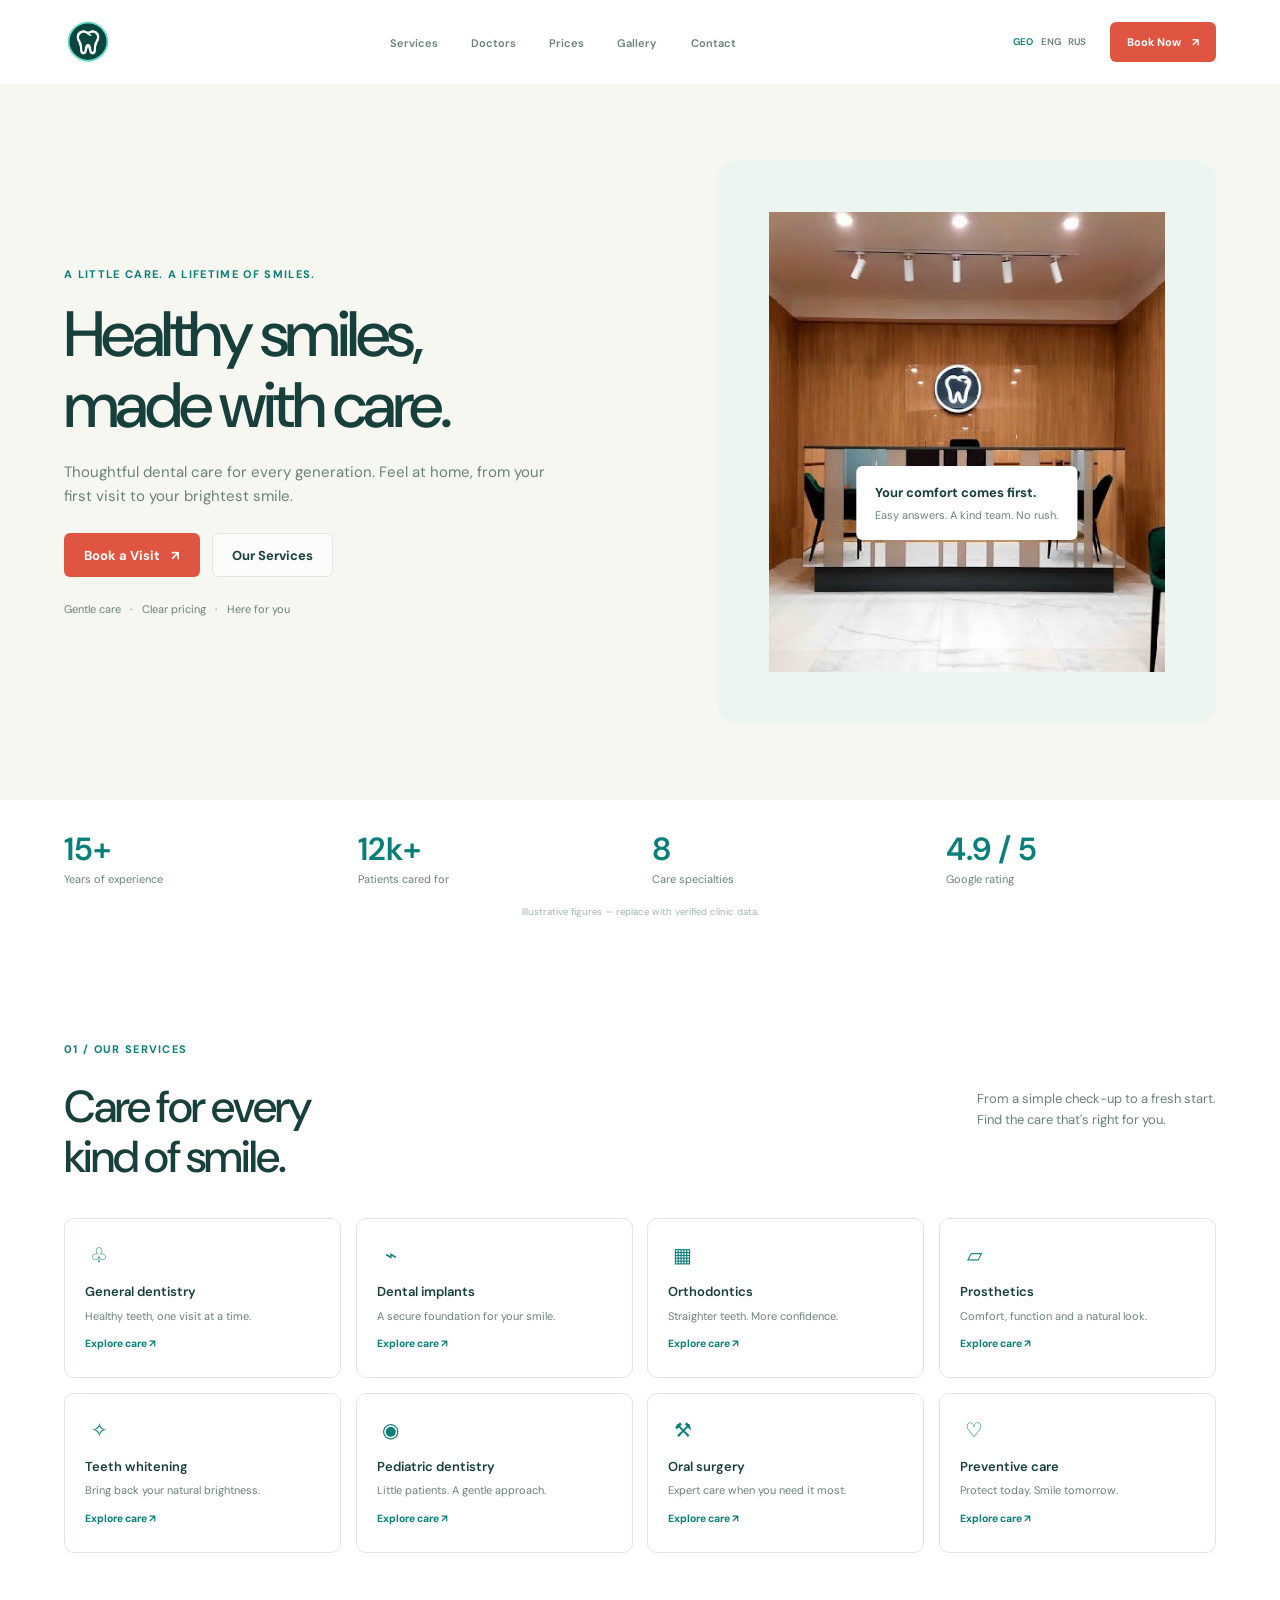
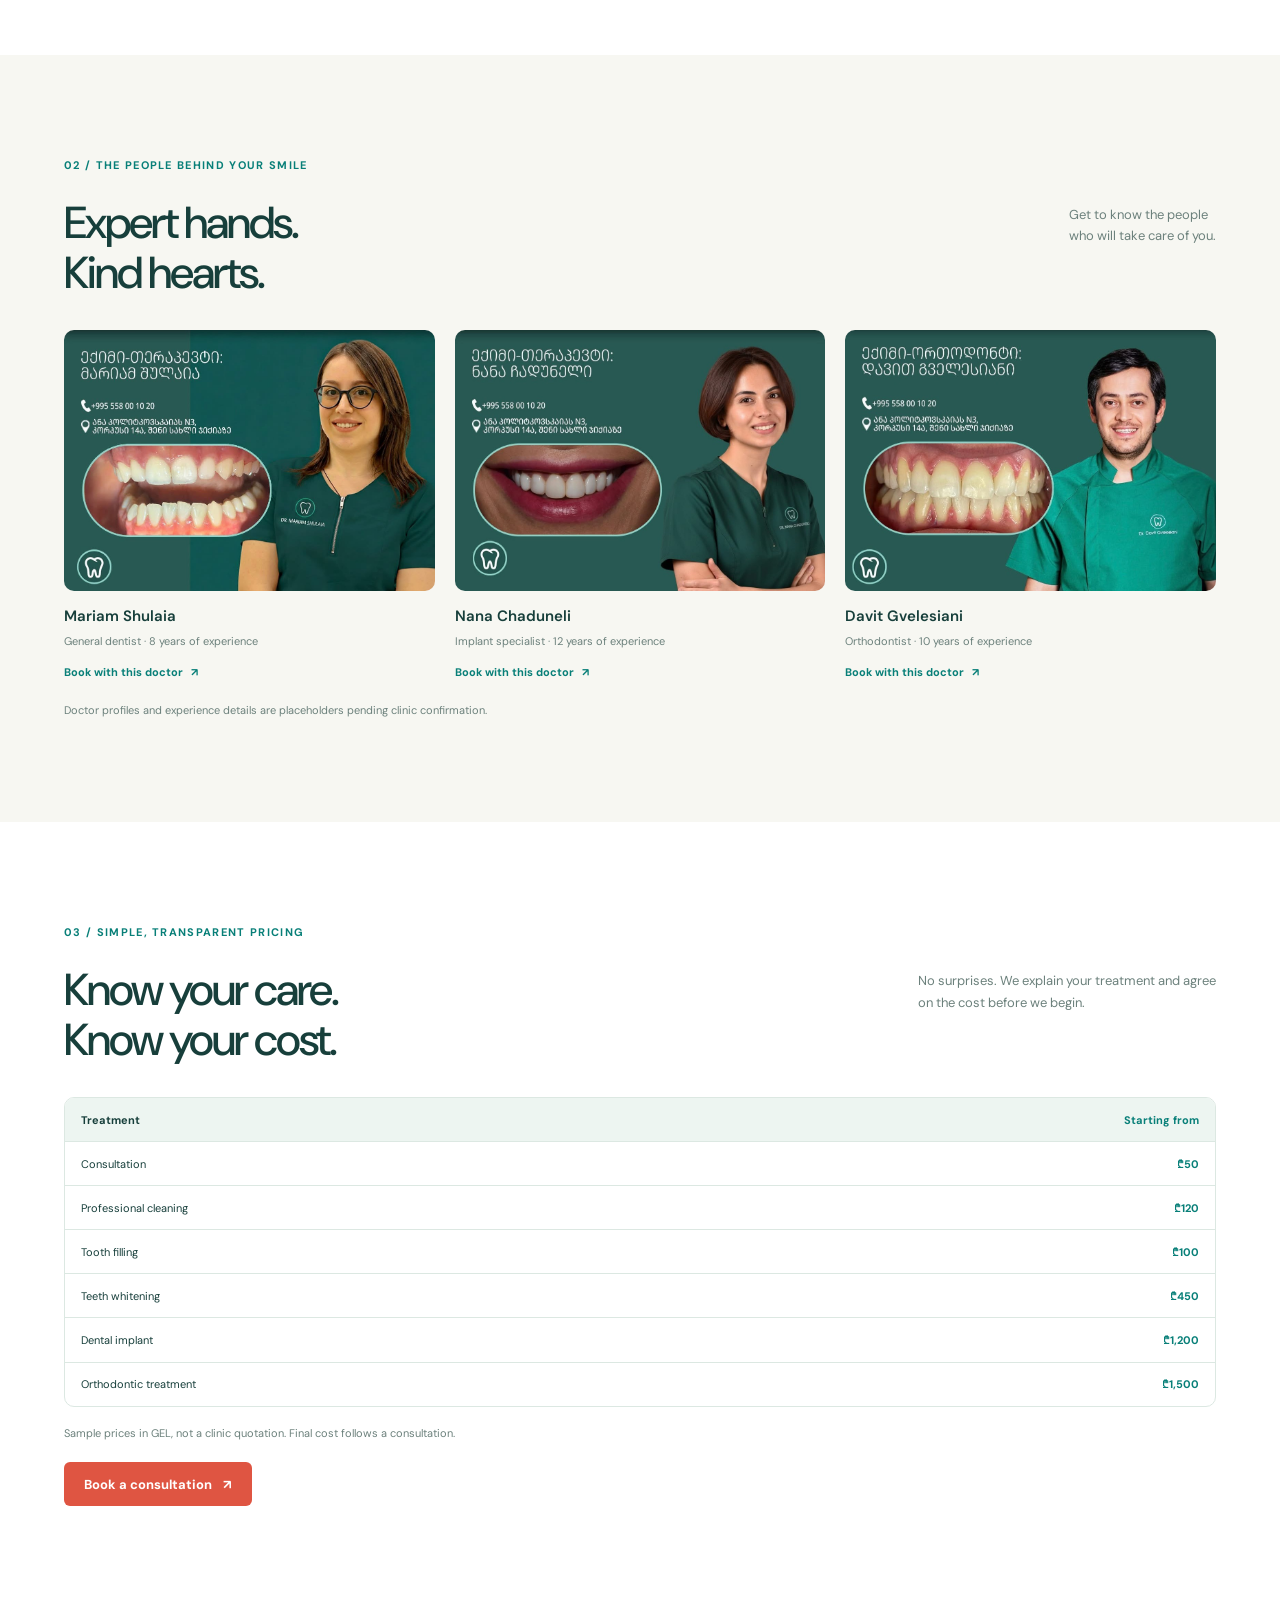
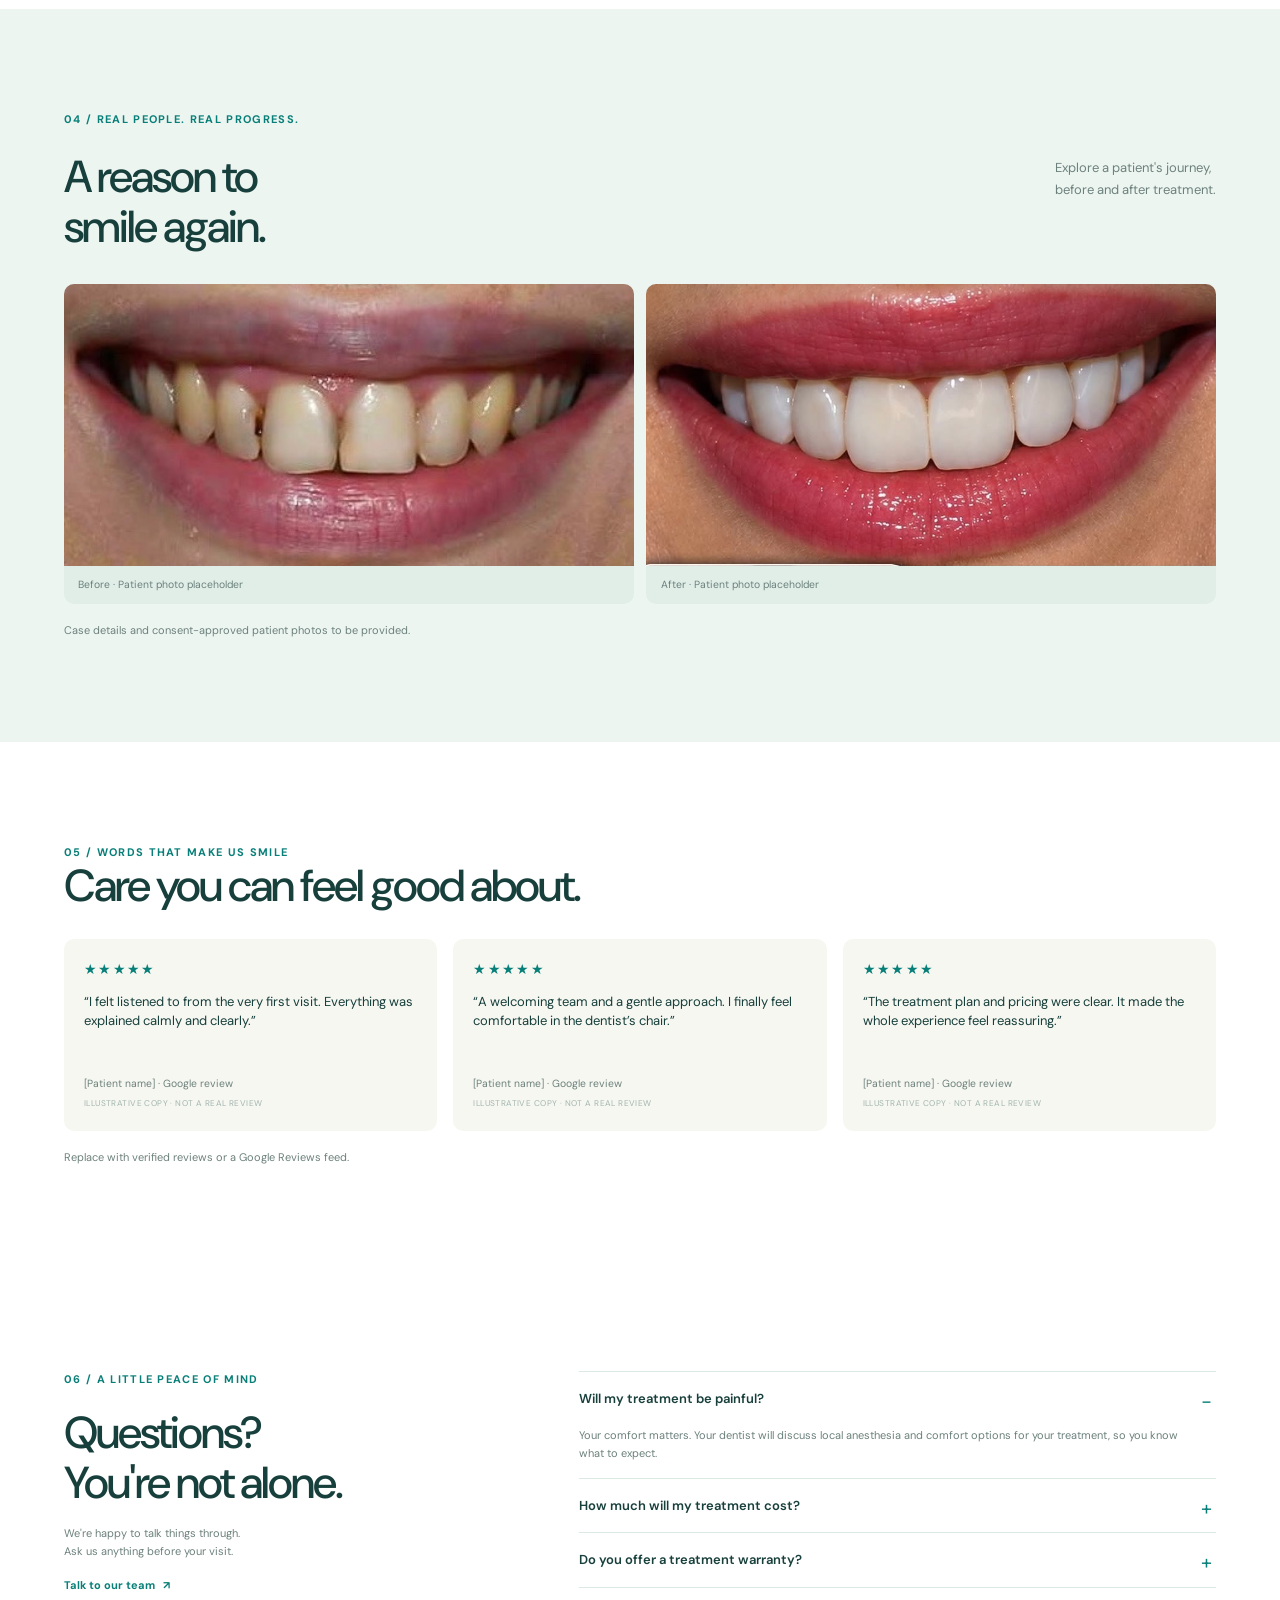
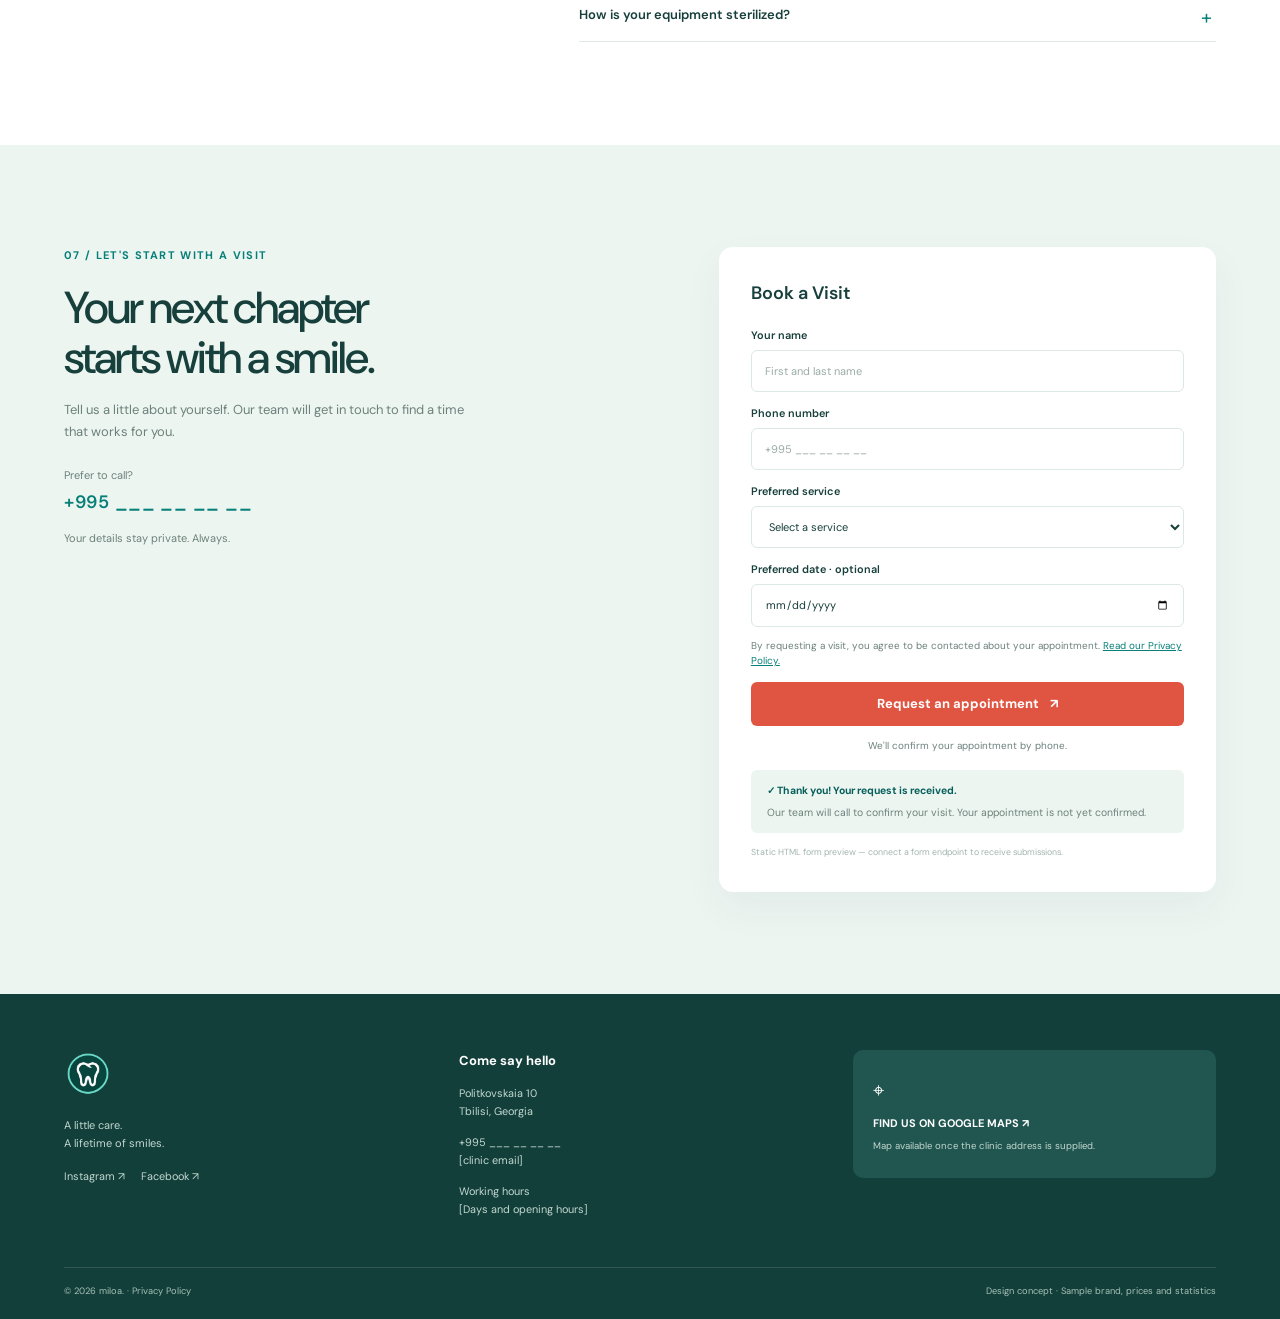
<file: index.html>
<!DOCTYPE html>
<html lang="en">
<head>
  <meta charset="UTF-8">
  <meta name="viewport" content="width=device-width, initial-scale=1.0">
  <meta name="description" content="Thoughtful dental care, clear treatment plans and healthy smiles at miloa. Dental Care.">
  <meta name="theme-color" content="#f7f7f2">
  <title>miloa. — Dental Care</title>
  <link rel="preconnect" href="https://fonts.googleapis.com">
  <link rel="preconnect" href="https://fonts.gstatic.com" crossorigin>
  <link href="https://fonts.googleapis.com/css2?family=DM+Sans:wght@400;500;600;700&display=swap" rel="stylesheet">
  <link rel="stylesheet" href="css/style.css">
</head>
<body>
  <header class="site-header" id="top">
    <!-- თეოს სექციის დასაწყისი #1 -->
    <div class="wrapper site-header__inner">
      <a href="#top" class="brand" aria-label="miloa Dental Care home">
        <span class="brand__title"><img src="images/header-logo.png" alt="logo of website" width="48px" height="48px"><span></span></span>
      </a>
      <nav class="primary-nav" aria-label="Main navigation">
        <ul class="primary-nav__list">
          <li><a href="#services">Services</a></li>
          <li><a href="#doctors">Doctors</a></li>
          <li><a href="#prices">Prices</a></li>
          <li><a href="#gallery">Gallery</a></li>
          <li><a href="#contact">Contact</a></li>
        </ul>
      </nav>
      <div class="site-header__actions">
        <nav class="lang-switcher" aria-label="Language">
          <a href="index-ka.html" lang="ka" hreflang="ka" class="is-active" aria-current="page">GEO</a>
          <a href="index.html" lang="en" hreflang="en">ENG</a>
          <a href="?lang=ru" lang="ru" hreflang="ru">RUS</a>
        </nav>
        <a class="btn btn--primary btn--small" href="#book">Book Now <span aria-hidden="true">↗</span></a>
        <a class="menu-link" href="#services" aria-label="Explore services"><span></span><span></span><span></span></a>
      </div>
    </div>
    <!-- თეოს სექციის დასასრული #1 -->
    <!-- სოფოს სექციის დასაწყისი #2  -->
    <section class="hero">
      <div class="wrapper hero__grid">
        <div class="hero__content">
          <p class="eyebrow">A LITTLE CARE. A LIFETIME OF SMILES.</p>
          <h1>Healthy smiles,<br>made with care.</h1>
          <p class="hero__description">Thoughtful dental care for every generation. Feel at home, from your first visit to your brightest smile.</p>
          <div class="hero__actions">
            <a href="#book" class="btn btn--primary">Book a Visit <span aria-hidden="true">↗</span></a>
            <a href="#services" class="btn btn--outline">Our Services</a>
          </div>
          <p class="hero__meta">Gentle care <span>·</span> Clear pricing <span>·</span> Here for you</p>
        </div>
        <aside class="welcome-card" aria-label="A warm welcome">
          <img src="images/holl.JPG" alt="holl photo" width="544px" height="460px" style="object-fit: cover;">
          <div class="welcome-card__message">
            <strong>Your comfort comes first.</strong>
            <span>Easy answers. A kind team. No rush.</span>
          </div>
        </aside>
      </div>
    </section>
    <!-- სოფოს სექციის დასასრული #2 -->
  </header>

  <main>
    <!-- ბესოს სექციის დასაწყისი #3 -->
    <section class="stats" aria-label="Clinic highlights">
      <div class="wrapper stats__grid">
        <div class="stat"><strong>15+</strong><span>Years of experience</span></div>
        <div class="stat"><strong>12k+</strong><span>Patients cared for</span></div>
        <div class="stat"><strong>8</strong><span>Care specialties</span></div>
        <div class="stat"><strong>4.9 / 5</strong><span>Google rating</span></div>
      </div>
      <p class="stats__note">Illustrative figures — replace with verified clinic data.</p>
    </section>
    <!-- ბესოს სექციის დასასრული #3 -->
     <!-- ანა შაინიძის სექციის დასაწყისი #4 -->
    <section class="section services" id="services">
      <div class="wrapper">
        <p class="eyebrow">01 / OUR SERVICES</p>
        <div class="section-heading">
          <h2>Care for every<br>kind of smile.</h2>
          <p>From a simple check-up to a fresh start.<br>Find the care that's right for you.</p>
        </div>
        <div class="services-grid">
          <article class="service-card"><span class="service-card__icon">♧</span><h3>General dentistry</h3><p>Healthy teeth, one visit at a time.</p><a href="#book">Explore care <span>↗</span></a></article>
          <article class="service-card"><span class="service-card__icon">⌁</span><h3>Dental implants</h3><p>A secure foundation for your smile.</p><a href="#book">Explore care <span>↗</span></a></article>
          <article class="service-card"><span class="service-card__icon">▦</span><h3>Orthodontics</h3><p>Straighter teeth. More confidence.</p><a href="#book">Explore care <span>↗</span></a></article>
          <article class="service-card"><span class="service-card__icon">▱</span><h3>Prosthetics</h3><p>Comfort, function and a natural look.</p><a href="#book">Explore care <span>↗</span></a></article>
          <article class="service-card"><span class="service-card__icon">✧</span><h3>Teeth whitening</h3><p>Bring back your natural brightness.</p><a href="#book">Explore care <span>↗</span></a></article>
          <article class="service-card"><span class="service-card__icon">◉</span><h3>Pediatric dentistry</h3><p>Little patients. A gentle approach.</p><a href="#book">Explore care <span>↗</span></a></article>
          <article class="service-card"><span class="service-card__icon">⚒</span><h3>Oral surgery</h3><p>Expert care when you need it most.</p><a href="#book">Explore care <span>↗</span></a></article>
          <article class="service-card"><span class="service-card__icon">♡</span><h3>Preventive care</h3><p>Protect today. Smile tomorrow.</p><a href="#book">Explore care <span>↗</span></a></article>
        </div>
      </div>
    </section>
    <!-- ანა შაინიძის სექციის დასასრული #4 -->
     <!-- გვანცას სექციის დასაწყისი #5 -->
    <section class="section doctors" id="doctors">
      <div class="wrapper">
        <p class="eyebrow">02 / THE PEOPLE BEHIND YOUR SMILE</p>
        <div class="section-heading section-heading--compact">
          <h2>Expert hands.<br>Kind hearts.</h2>
          <p>Get to know the people<br>who will take care of you.</p>
        </div>
        <div class="doctors-grid">
          <article class="doctor-card">
            <img src="images/mariamshulaia.JPG" alt="Mariam Shulaia, general dentist" loading="lazy">
            <h3>Mariam Shulaia</h3><p>General dentist · 8 years of experience</p>
            <a href="#book" class="text-link">Book with this doctor <span>↗</span></a>
          </article>
          <article class="doctor-card">
            <img src="images/nanachaduneli.JPG" alt="Nana Chaduneli, implant specialist" loading="lazy">
            <h3>Nana Chaduneli</h3><p>Implant specialist · 12 years of experience</p>
            <a href="#book" class="text-link">Book with this doctor <span>↗</span></a>
          </article>
          <article class="doctor-card">
            <img src="images/davitgvelesiani.JPG" alt="Davit Gvelesiani, orthodontist" loading="lazy">
            <h3>Davit Gvelesiani</h3><p>Orthodontist · 10 years of experience</p>
            <a href="#book" class="text-link">Book with this doctor <span>↗</span></a>
          </article>
        </div>
        <p class="section-note">Doctor profiles and experience details are placeholders pending clinic confirmation.</p>
      </div>
    </section>
    <!-- გვანცას სექციის დასასრული #5 -->

     <!-- გიორგის სექციის დასაწყისი #6 -->
    <section class="section pricing" id="prices">
      <div class="wrapper">
        <p class="eyebrow">03 / SIMPLE, TRANSPARENT PRICING</p>
        <div class="section-heading section-heading--compact">
          <h2>Know your care.<br>Know your cost.</h2>
          <p>No surprises. We explain your treatment and agree<br>on the cost before we begin.</p>
        </div>
        <div class="price-table-wrap">
          <table class="price-table">
            <thead><tr><th scope="col">Treatment</th><th scope="col">Starting from</th></tr></thead>
            <tbody>
              <tr><td>Consultation</td><td>₾50</td></tr>
              <tr><td>Professional cleaning</td><td>₾120</td></tr>
              <tr><td>Tooth filling</td><td>₾100</td></tr>
              <tr><td>Teeth whitening</td><td>₾450</td></tr>
              <tr><td>Dental implant</td><td>₾1,200</td></tr>
              <tr><td>Orthodontic treatment</td><td>₾1,500</td></tr>
            </tbody>
          </table>
        </div>
        <p class="section-note">Sample prices in GEL, not a clinic quotation. Final cost follows a consultation.</p>
        <a href="#book" class="btn btn--primary">Book a consultation <span>↗</span></a>
      </div>
    </section>
    <!-- გიორგის სექციის დასასრული #6 -->
     <!-- თეკლას სექციის დასაწყისი #7 -->
    <section class="section gallery" id="gallery">
      <div class="wrapper">
        <p class="eyebrow">04 / REAL PEOPLE. REAL PROGRESS.</p>
        <div class="section-heading section-heading--compact">
          <h2>A reason to<br>smile again.</h2>
          <p>Explore a patient's journey,<br>before and after treatment.</p>
        </div>
        <div class="gallery-grid">
          <figure class="gallery-item"><img src="images/tooth.jpeg" alt="Dental treatment before photograph" loading="lazy"><figcaption>Before · Patient photo placeholder</figcaption></figure>
          <figure class="gallery-item"><img src="images/fixed.jpeg" alt="Dental treatment after photograph" loading="lazy"><figcaption>After · Patient photo placeholder</figcaption></figure>
        </div>
        <p class="section-note">Case details and consent-approved patient photos to be provided.</p>
      </div>
    </section>
    <!-- თეკლას სექციის დასასრული #7 -->
     <!-- ჯუბას სექციის დასაწყისი #8 -->
    <section class="section reviews" id="reviews">
      <div class="wrapper">
        <p class="eyebrow">05 / WORDS THAT MAKE US SMILE</p>
        <h2 class="section-title">Care you can feel good about.</h2>
        <div class="reviews-grid">
          <article class="review-card"><p class="review-card__stars" aria-label="5 out of 5 stars">★★★★★</p><blockquote>“I felt listened to from the very first visit. Everything was explained calmly and clearly.”</blockquote><p class="review-card__author">[Patient name] · Google review</p><span class="review-card__note">ILLUSTRATIVE COPY · NOT A REAL REVIEW</span></article>
          <article class="review-card"><p class="review-card__stars" aria-label="5 out of 5 stars">★★★★★</p><blockquote>“A welcoming team and a gentle approach. I finally feel comfortable in the dentist’s chair.”</blockquote><p class="review-card__author">[Patient name] · Google review</p><span class="review-card__note">ILLUSTRATIVE COPY · NOT A REAL REVIEW</span></article>
          <article class="review-card"><p class="review-card__stars" aria-label="5 out of 5 stars">★★★★★</p><blockquote>“The treatment plan and pricing were clear. It made the whole experience feel reassuring.”</blockquote><p class="review-card__author">[Patient name] · Google review</p><span class="review-card__note">ILLUSTRATIVE COPY · NOT A REAL REVIEW</span></article>
        </div>
        <p class="section-note">Replace with verified reviews or a Google Reviews feed.</p>
      </div>
    </section>
    <!-- ჯუბას სექციის დასასრული #8 -->
     <!-- ლუკას სექციის დასაწყისი #9 -->
    <section class="section faq" id="faq">
      <div class="wrapper faq__grid">
        <header class="faq__intro">
          <p class="eyebrow">06 / A LITTLE PEACE OF MIND</p>
          <h2>Questions?<br>You're not alone.</h2>
          <p>We're happy to talk things through.<br>Ask us anything before your visit.</p>
          <a href="#contact" class="text-link">Talk to our team <span>↗</span></a>
        </header>
        <div class="faq-list">
          <details class="faq-item" open><summary>Will my treatment be painful?</summary><p>Your comfort matters. Your dentist will discuss local anesthesia and comfort options for your treatment, so you know what to expect.</p></details>
          <details class="faq-item"><summary>How much will my treatment cost?</summary><p>Treatment costs vary depending on your specific dental needs. We provide a transparent, itemized treatment plan and cost estimate before starting any procedure.</p></details>
          <details class="faq-item"><summary>Do you offer a treatment warranty?</summary><p>Specific warranty terms depend on the type of restoration or procedure and will be clearly outlined for you.</p></details>
          <details class="faq-item"><summary>How is your equipment sterilized?</summary><p>Our team follows clinic-approved infection-control and sterilization procedures. Please ask us about the protocols relevant to your treatment.</p></details>
        </div>
      </div>
    </section>
    <!-- ლუკას სექციის დასასრული #9 -->
     <!-- ნინის სექციის დასაწყისი #10 -->
    <section class="section booking" id="book">
      <div class="wrapper booking__grid">
        <div class="booking__intro">
          <p class="eyebrow">07 / LET'S START WITH A VISIT</p>
          <h2>Your next chapter<br>starts with a smile.</h2>
          <p>Tell us a little about yourself. Our team will get in touch to find a time that works for you.</p>
          <span class="booking__call-label">Prefer to call?</span>
          <a class="booking__phone" href="tel:+995000000000">+995 ___ __ __ __</a>
          <span class="booking__privacy">Your details stay private. Always.</span>
        </div>
        <div class="booking-card">
          <h3>Book a Visit</h3>
          <form action="#" method="post">
            <div class="form-field"><label for="name">Your name</label><input id="name" name="name" type="text" placeholder="First and last name" autocomplete="name" required></div>
            <div class="form-field"><label for="phone">Phone number</label><input id="phone" name="phone" type="tel" placeholder="+995 ___ __ __ __" autocomplete="tel" required></div>
            <div class="form-field"><label for="service">Preferred service</label><select id="service" name="service" required><option value="" selected disabled>Select a service</option><option>General dentistry</option><option>Dental implants</option><option>Orthodontics</option><option>Prosthetics</option><option>Teeth whitening</option><option>Pediatric dentistry</option><option>Oral surgery</option><option>Preventive care</option></select></div>
            <div class="form-field"><label for="date">Preferred date · optional</label><input id="date" name="date" type="date"></div>
            <p class="form-privacy">By requesting a visit, you agree to be contacted about your appointment. <a href="#privacy">Read our Privacy Policy.</a></p>
            <button class="btn btn--primary btn--submit" type="submit">Request an appointment <span>↗</span></button>
            <p class="form-hint">We'll confirm your appointment by phone.</p>
          </form>
          <div class="form-confirmation"><strong>✓ Thank you! Your request is received.</strong><span>Our team will call to confirm your visit. Your appointment is not yet confirmed.</span></div>
          <p class="form-demo-note">Static HTML form preview — connect a form endpoint to receive submissions.</p>
        </div>
      </div>
    </section>
    <!-- ნინის სექციის დასასრული #10 -->
  </main>
  <!-- ანა კვირკველიას სექციის დასაწყისი #11 -->
  <footer class="site-footer" id="contact">
    <div class="wrapper">
      <div class="footer-grid">
        <div class="footer-brand">
          <a href="#top" class="footer-logo"><img src="images/logo.png" alt="logo of footer" width="48px" height="48px"><span></span></a>
          <p>A little care.<br>A lifetime of smiles.</p>
          <div class="footer-social"><a href="#" aria-label="Instagram">Instagram ↗</a><a href="#" aria-label="Facebook">Facebook ↗</a></div>
        </div>
        <div class="footer-contact">
          <h2>Come say hello</h2>
          <address><p>Politkovskaia 10<br>Tbilisi, Georgia</p><p><a href="tel:+995000000000">+995 ___ __ __ __</a><br><a href="mailto:hello@miloa.ge">[clinic email]</a></p><p>Working hours<br>[Days and opening hours]</p></address>
        </div>
        <a class="footer-map" href="#" aria-label="Find us on Google Maps"><span class="footer-map__pin">⌖</span><strong>Find us on Google Maps ↗</strong><span>Map available once the clinic address is supplied.</span></a>
      </div>
      <div class="footer-bottom"><span>© 2026 miloa. · Privacy Policy</span><span>Design concept · Sample brand, prices and statistics</span></div>
    </div>
  </footer>
  <!-- ანა კვირკველიას სექციის დასასრული #11 -->
</body>
</html>
</file>
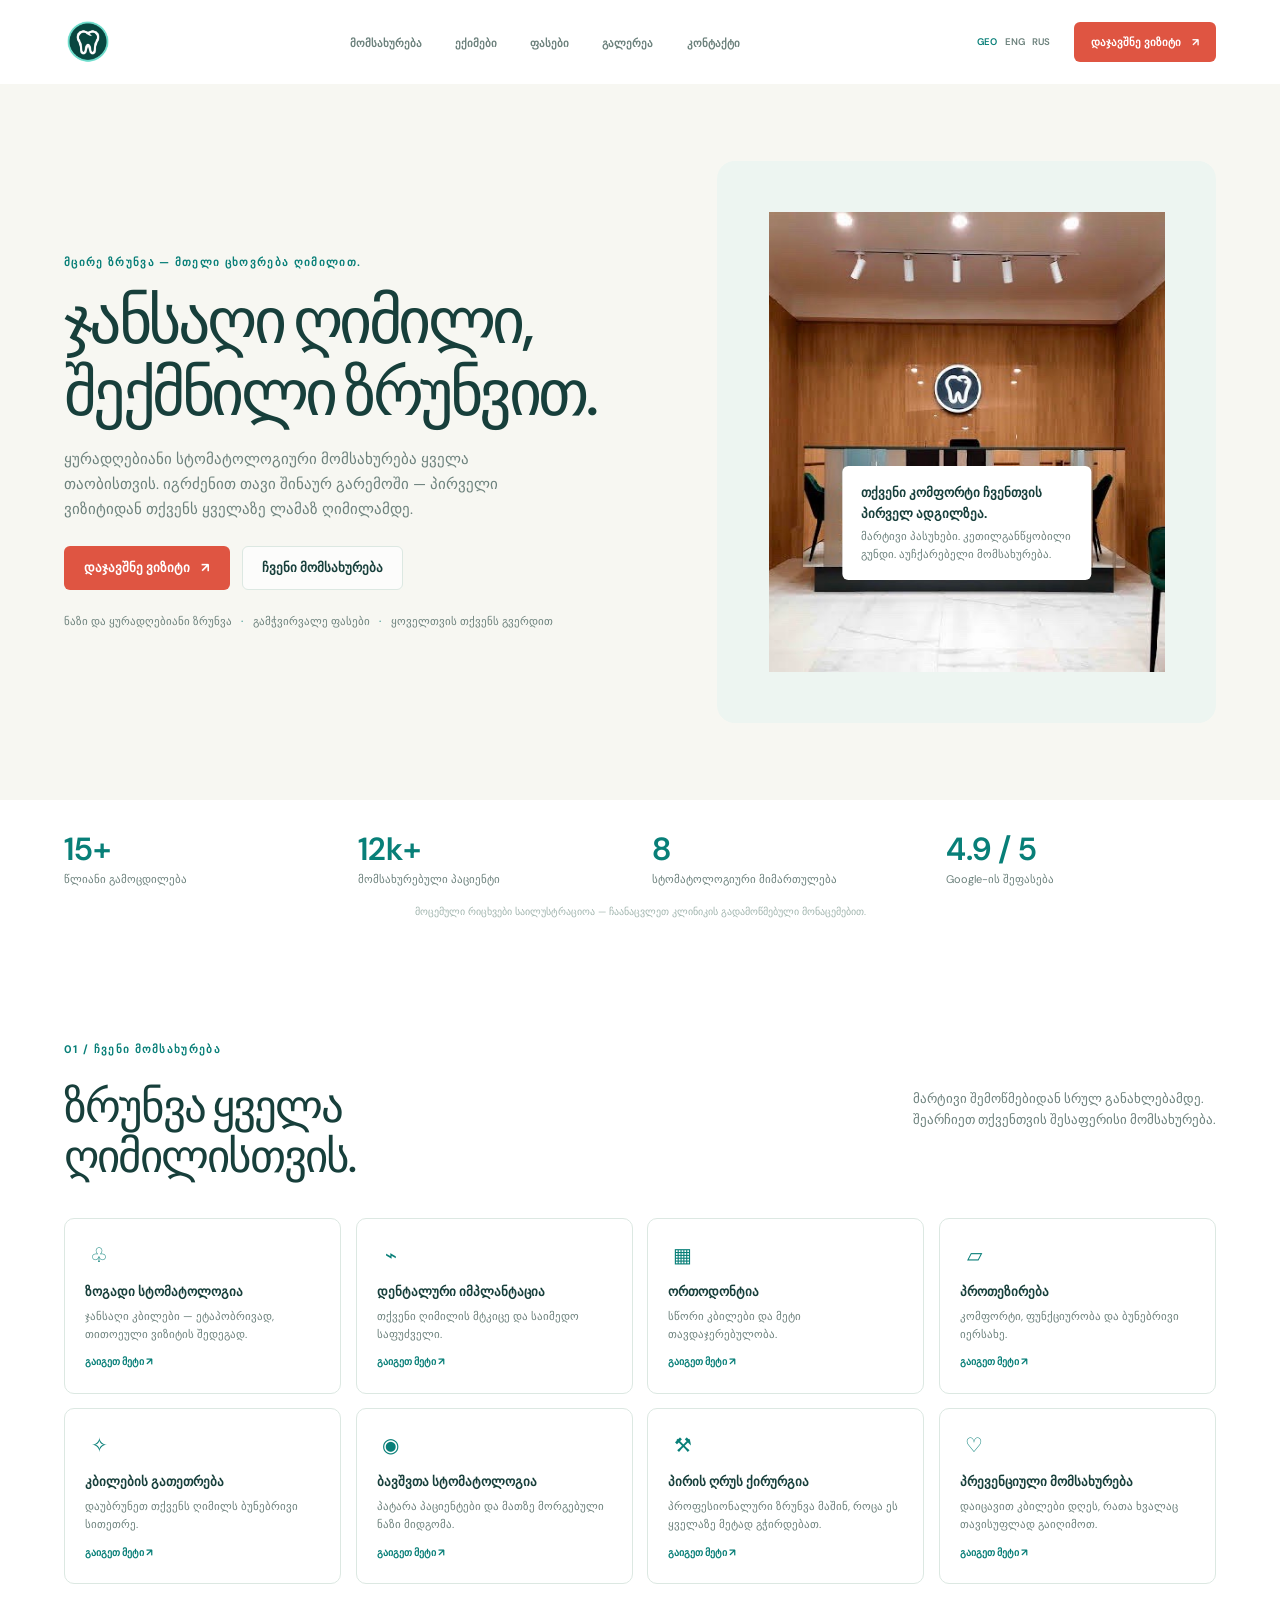
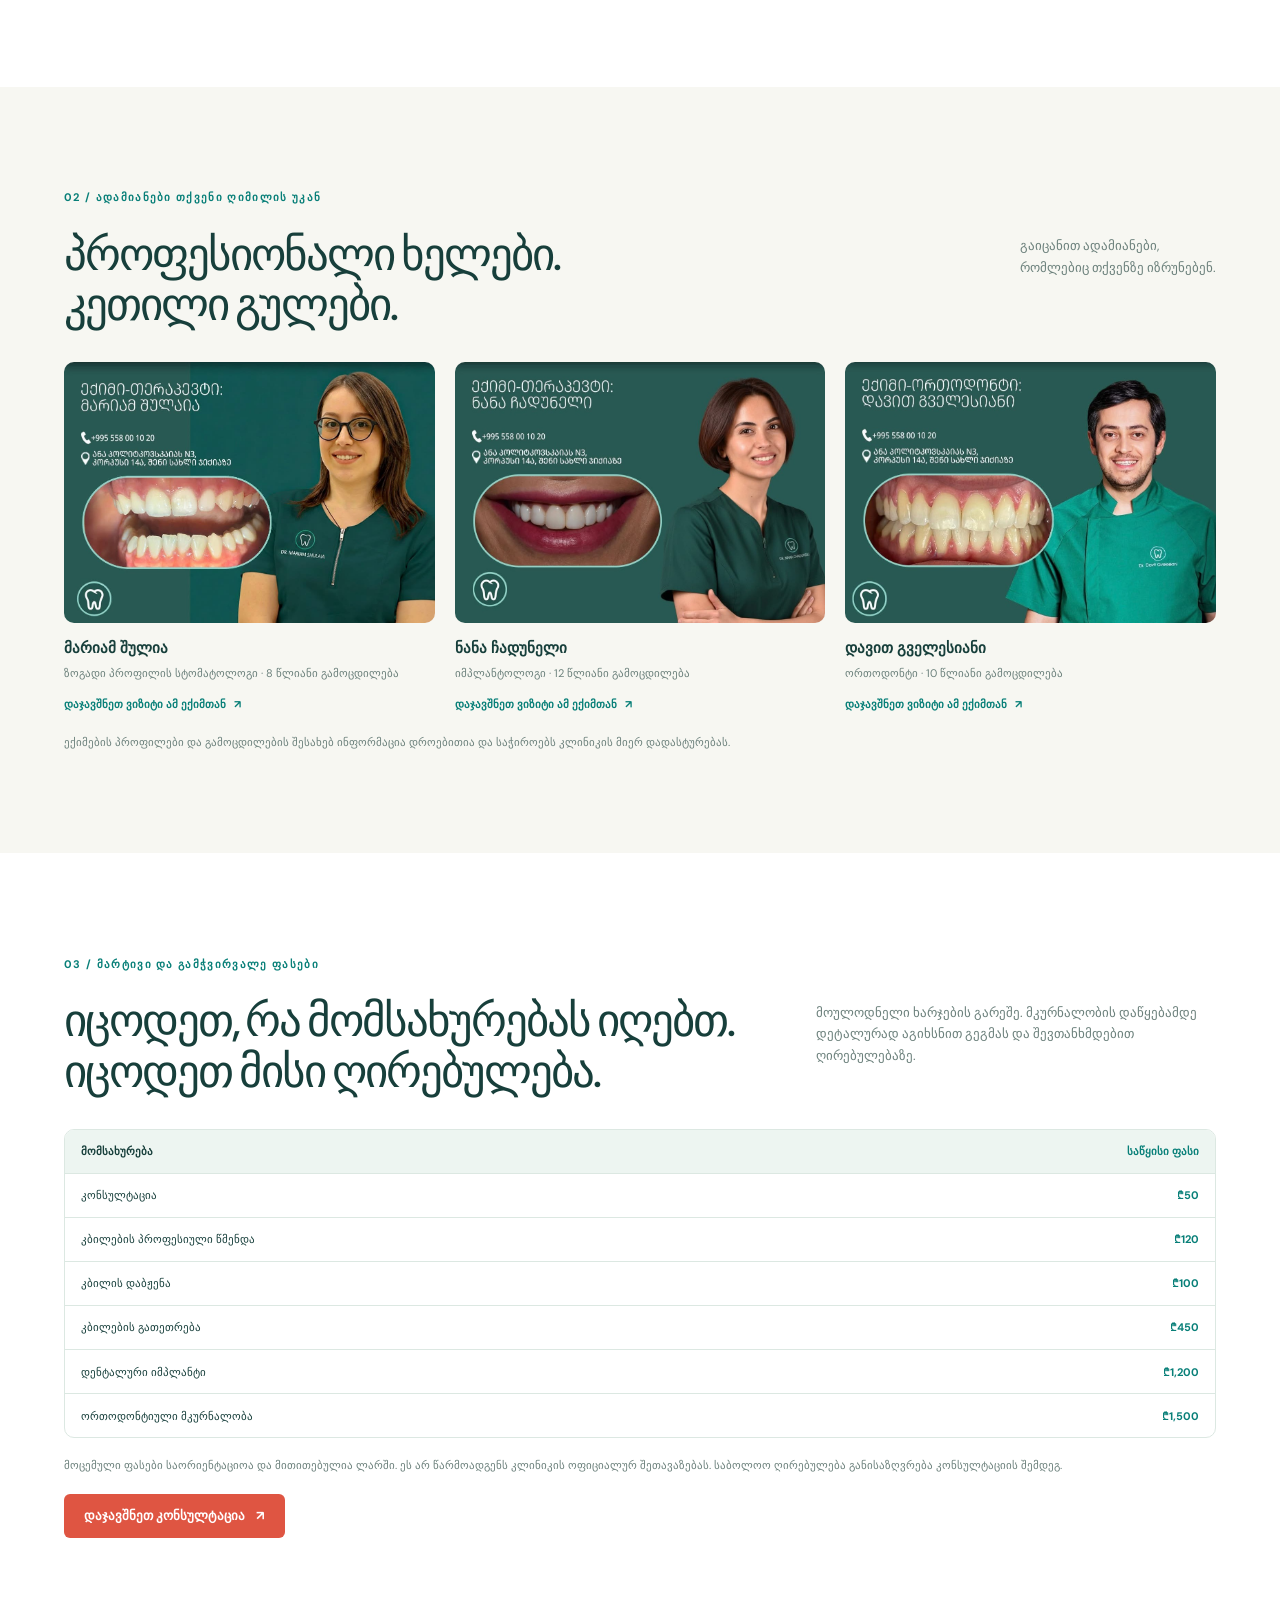
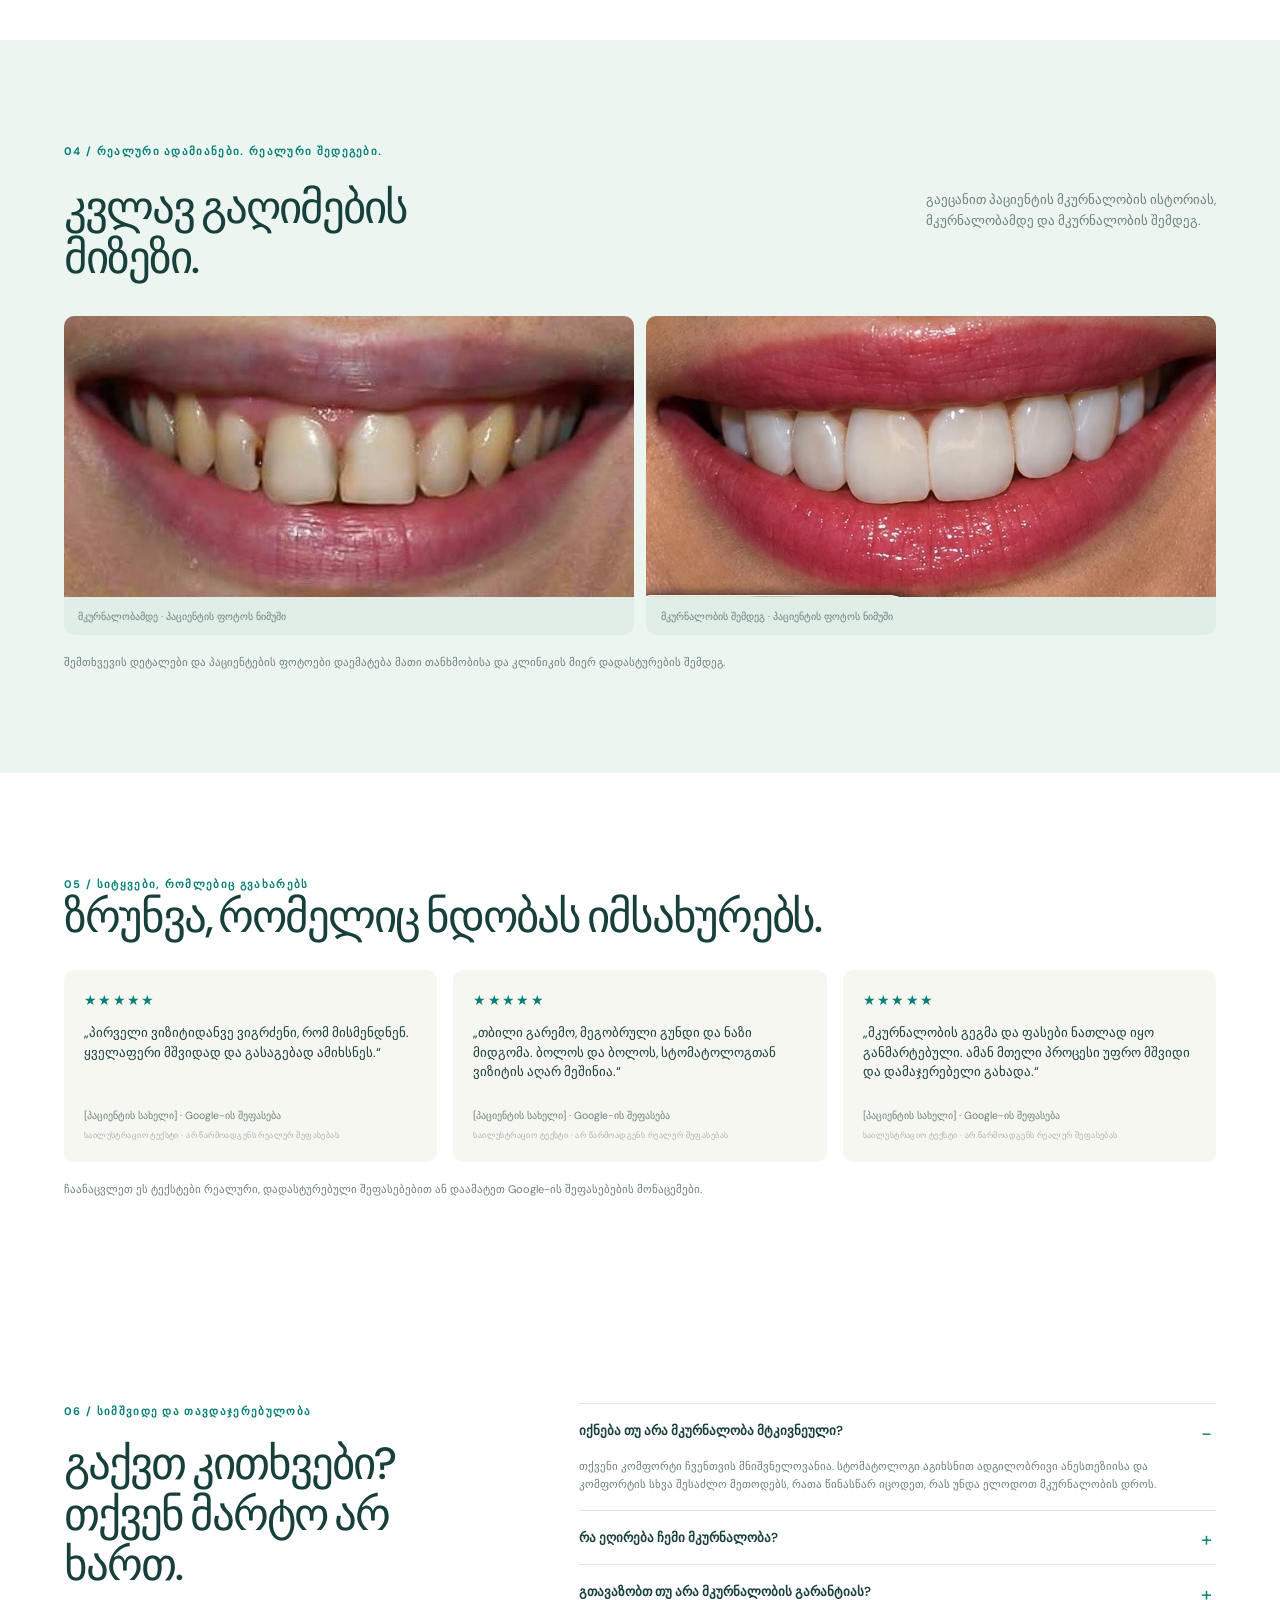
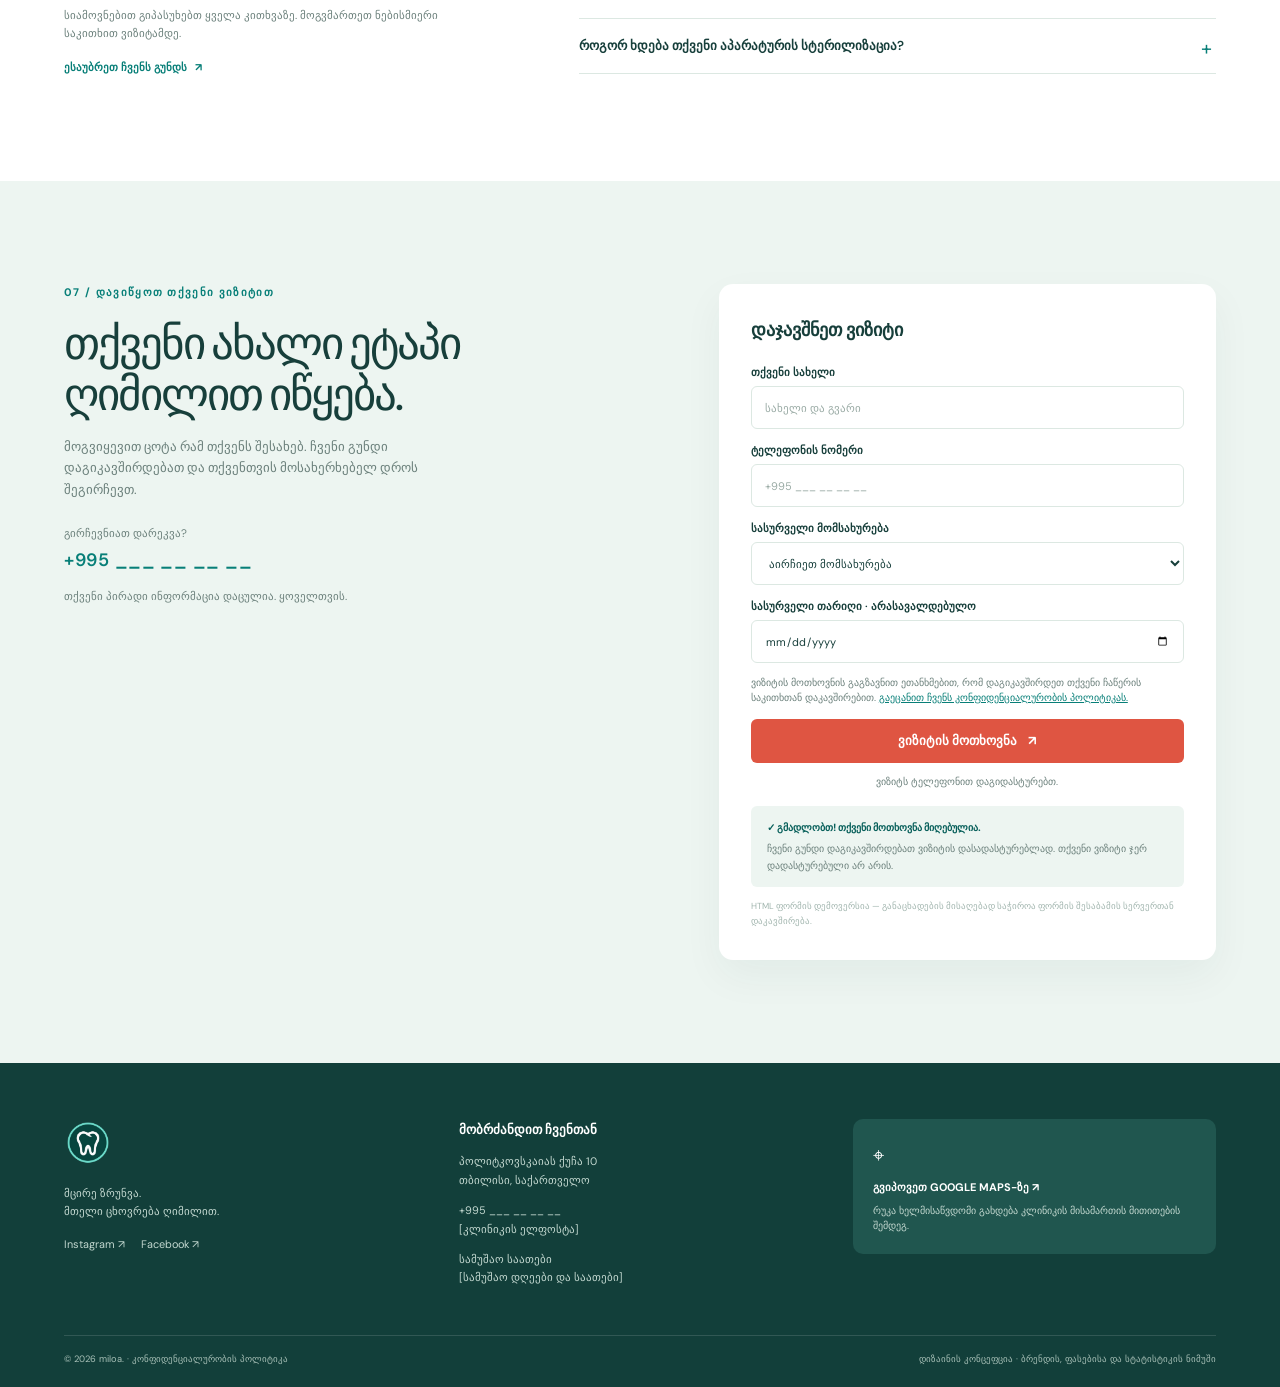
<file: index-ka.html>
<!DOCTYPE html>
<html lang="ka">
<head>
  <meta charset="UTF-8">
  <meta name="viewport" content="width=device-width, initial-scale=1.0">
  <meta name="description" content="ყურადღებიანი სტომატოლოგიური მომსახურება, მკაფიო მკურნალობის გეგმები და ჯანსაღი ღიმილი miloa-ს სტომატოლოგიურ კლინიკაში.">
  <meta name="theme-color" content="#f7f7f2">
  <title>miloa. — სტომატოლოგიური კლინიკა</title>
  <link rel="preconnect" href="https://fonts.googleapis.com">
  <link rel="preconnect" href="https://fonts.gstatic.com" crossorigin>
  <link href="https://fonts.googleapis.com/css2?family=DM+Sans:wght@400;500;600;700&display=swap" rel="stylesheet">
  <link rel="stylesheet" href="css/style.css">
</head>
<body>
  <!-- თეოს სექციის დასაწყისი #1 -->
  <header class="site-header" id="top">
    <div class="wrapper site-header__inner">
      <a href="#top" class="brand" aria-label="miloa სტომატოლოგიური კლინიკის მთავარი გვერდი">
        <span class="brand__title">
          <img src="images/header-logo.png" alt="კლინიკის ლოგო" width="48" height="48">
          <span></span>
        </span>
      </a>
      <nav class="primary-nav" aria-label="მთავარი ნავიგაცია">
        <ul class="primary-nav__list">
          <li><a href="#services">მომსახურება</a></li>
          <li><a href="#doctors">ექიმები</a></li>
          <li><a href="#prices">ფასები</a></li>
          <li><a href="#gallery">გალერეა</a></li>
          <li><a href="#contact">კონტაქტი</a></li>
        </ul>
      </nav>
      <div class="site-header__actions">
        <nav class="lang-switcher" aria-label="ენის არჩევა">
          <a href="index-ka.html" lang="ka" hreflang="ka" class="is-active" aria-current="page">GEO</a>
          <a href="index.html" lang="en" hreflang="en">ENG</a>
          <a href="?lang=ru" lang="ru" hreflang="ru">RUS</a>
        </nav>
        <a class="btn btn--primary btn--small" href="#book">დაჯავშნე ვიზიტი <span aria-hidden="true">↗</span></a>
        <a class="menu-link" href="#services" aria-label="მომსახურებების ნახვა"><span></span><span></span><span></span></a>
      </div>
    </div>
    <!-- თეოს სექციის დასასრული #1 -->
    <!-- სოფოს სექციის დასაწყისი #2 -->
    <section class="hero">
      <div class="wrapper hero__grid">
        <div class="hero__content">
          <p class="eyebrow">მცირე ზრუნვა — მთელი ცხოვრება ღიმილით.</p>
          <h1>ჯანსაღი ღიმილი,<br>შექმნილი ზრუნვით.</h1>
          <p class="hero__description">ყურადღებიანი სტომატოლოგიური მომსახურება ყველა თაობისთვის. იგრძენით თავი შინაურ გარემოში — პირველი ვიზიტიდან თქვენს ყველაზე ლამაზ ღიმილამდე.</p>
          <div class="hero__actions">
            <a href="#book" class="btn btn--primary">დაჯავშნე ვიზიტი <span aria-hidden="true">↗</span></a>
            <a href="#services" class="btn btn--outline">ჩვენი მომსახურება</a>
          </div>
          <p class="hero__meta">ნაზი და ყურადღებიანი ზრუნვა <span>·</span> გამჭვირვალე ფასები <span>·</span> ყოველთვის თქვენს გვერდით</p>
        </div>
        <aside class="welcome-card" aria-label="თბილი დახვედრა">
          <img src="images/holl.JPG" alt="holl photo" width="544px" height="460px" style="object-fit: cover;">
          <div class="welcome-card__message">
            <strong>თქვენი კომფორტი ჩვენთვის პირველ ადგილზეა.</strong>
            <span>მარტივი პასუხები. კეთილგანწყობილი გუნდი. აუჩქარებელი მომსახურება.</span>
          </div>
        </aside>
      </div>
    </section>
    <!-- სოფოს სექციის დასასრული #2 -->
  </header>
  <main>
    <!-- ბესოს სექციის დასაწყისი #3 -->
    <section class="stats" aria-label="კლინიკის მაჩვენებლები">
      <div class="wrapper stats__grid">
        <div class="stat"><strong>15+</strong><span>წლიანი გამოცდილება</span></div>
        <div class="stat"><strong>12k+</strong><span>მომსახურებული პაციენტი</span></div>
        <div class="stat"><strong>8</strong><span>სტომატოლოგიური მიმართულება</span></div>
        <div class="stat"><strong>4.9 / 5</strong><span>Google-ის შეფასება</span></div>
      </div>
      <p class="stats__note">მოცემული რიცხვები საილუსტრაციოა — ჩაანაცვლეთ კლინიკის გადამოწმებული მონაცემებით.</p>
    </section>
    <!-- ბესოს სექციის დასასრული #3 -->
    <!-- ანა შაინიძის სექციის დასაწყისი #4 -->
    <section class="section services" id="services">
      <div class="wrapper">
        <p class="eyebrow">01 / ჩვენი მომსახურება</p>
        <div class="section-heading">
          <h2>ზრუნვა ყველა<br>ღიმილისთვის.</h2>
          <p>მარტივი შემოწმებიდან სრულ განახლებამდე.<br>შეარჩიეთ თქვენთვის შესაფერისი მომსახურება.</p>
        </div>
        <div class="services-grid">
          <article class="service-card"><span class="service-card__icon">♧</span><h3>ზოგადი სტომატოლოგია</h3><p>ჯანსაღი კბილები — ეტაპობრივად, თითოეული ვიზიტის შედეგად.</p><a href="#book">გაიგეთ მეტი <span>↗</span></a></article>
          <article class="service-card"><span class="service-card__icon">⌁</span><h3>დენტალური იმპლანტაცია</h3><p>თქვენი ღიმილის მტკიცე და საიმედო საფუძველი.</p><a href="#book">გაიგეთ მეტი <span>↗</span></a></article>
          <article class="service-card"><span class="service-card__icon">▦</span><h3>ორთოდონტია</h3><p>სწორი კბილები და მეტი თავდაჯერებულობა.</p><a href="#book">გაიგეთ მეტი <span>↗</span></a></article>
          <article class="service-card"><span class="service-card__icon">▱</span><h3>პროთეზირება</h3><p>კომფორტი, ფუნქციურობა და ბუნებრივი იერსახე.</p><a href="#book">გაიგეთ მეტი <span>↗</span></a></article>
          <article class="service-card"><span class="service-card__icon">✧</span><h3>კბილების გათეთრება</h3><p>დაუბრუნეთ თქვენს ღიმილს ბუნებრივი სითეთრე.</p><a href="#book">გაიგეთ მეტი <span>↗</span></a></article>
          <article class="service-card"><span class="service-card__icon">◉</span><h3>ბავშვთა სტომატოლოგია</h3><p>პატარა პაციენტები და მათზე მორგებული ნაზი მიდგომა.</p><a href="#book">გაიგეთ მეტი <span>↗</span></a></article>
          <article class="service-card"><span class="service-card__icon">⚒</span><h3>პირის ღრუს ქირურგია</h3><p>პროფესიონალური ზრუნვა მაშინ, როცა ეს ყველაზე მეტად გჭირდებათ.</p><a href="#book">გაიგეთ მეტი <span>↗</span></a></article>
          <article class="service-card"><span class="service-card__icon">♡</span><h3>პრევენციული მომსახურება</h3><p>დაიცავით კბილები დღეს, რათა ხვალაც თავისუფლად გაიღიმოთ.</p><a href="#book">გაიგეთ მეტი <span>↗</span></a></article>
        </div>
      </div>
    </section>
    <!-- ანა შაინიძის სექციის დასასრული #4 -->
    <!-- გვანცას სექციის დასაწყისი #5 -->
    <section class="section doctors" id="doctors">
      <div class="wrapper">
        <p class="eyebrow">02 / ადამიანები თქვენი ღიმილის უკან</p>
        <div class="section-heading section-heading--compact">
          <h2>პროფესიონალი ხელები.<br>კეთილი გულები.</h2>
          <p>გაიცანით ადამიანები,<br>რომლებიც თქვენზე იზრუნებენ.</p>
        </div>
        <div class="doctors-grid">
          <article class="doctor-card">
            <img src="images/mariamshulaia.JPG" alt="მარიამ შულია — ზოგადი პროფილის სტომატოლოგი" loading="lazy">
            <h3>მარიამ შულია</h3>
            <p>ზოგადი პროფილის სტომატოლოგი · 8 წლიანი გამოცდილება</p>
            <a href="#book" class="text-link">დაჯავშნეთ ვიზიტი ამ ექიმთან <span>↗</span></a>
          </article>
          <article class="doctor-card">
            <img src="images/nanachaduneli.JPG" alt="ნანა ჩადუნელი — იმპლანტოლოგი" loading="lazy">
            <h3>ნანა ჩადუნელი</h3>
            <p>იმპლანტოლოგი · 12 წლიანი გამოცდილება</p>
            <a href="#book" class="text-link">დაჯავშნეთ ვიზიტი ამ ექიმთან <span>↗</span></a>
          </article>
          <article class="doctor-card">
            <img src="images/davitgvelesiani.JPG" alt="დავით გველესიანი — ორთოდონტი" loading="lazy">
            <h3>დავით გველესიანი</h3>
            <p>ორთოდონტი · 10 წლიანი გამოცდილება</p>
            <a href="#book" class="text-link">დაჯავშნეთ ვიზიტი ამ ექიმთან <span>↗</span></a>
          </article>
        </div>
        <p class="section-note">ექიმების პროფილები და გამოცდილების შესახებ ინფორმაცია დროებითია და საჭიროებს კლინიკის მიერ დადასტურებას.</p>
      </div>
    </section>
    <!-- გვანცას სექციის დასასრული #5 -->
    <!-- გიორგის სექციის დასაწყისი #6 -->
    <section class="section pricing" id="prices">
      <div class="wrapper">
        <p class="eyebrow">03 / მარტივი და გამჭვირვალე ფასები</p>
        <div class="section-heading section-heading--compact">
          <h2>იცოდეთ, რა მომსახურებას იღებთ.<br>იცოდეთ მისი ღირებულება.</h2>
          <p>მოულოდნელი ხარჯების გარეშე. მკურნალობის დაწყებამდე დეტალურად აგიხსნით გეგმას და შევთანხმდებით ღირებულებაზე.</p>
        </div>
        <div class="price-table-wrap">
          <table class="price-table">
            <thead>
              <tr><th scope="col">მომსახურება</th><th scope="col">საწყისი ფასი</th></tr>
            </thead>
            <tbody>
              <tr><td>კონსულტაცია</td><td>₾50</td></tr>
              <tr><td>კბილების პროფესიული წმენდა</td><td>₾120</td></tr>
              <tr><td>კბილის დაბჟენა</td><td>₾100</td></tr>
              <tr><td>კბილების გათეთრება</td><td>₾450</td></tr>
              <tr><td>დენტალური იმპლანტი</td><td>₾1,200</td></tr>
              <tr><td>ორთოდონტიული მკურნალობა</td><td>₾1,500</td></tr>
            </tbody>
          </table>
        </div>
        <p class="section-note">მოცემული ფასები საორიენტაციოა და მითითებულია ლარში. ეს არ წარმოადგენს კლინიკის ოფიციალურ შეთავაზებას. საბოლოო ღირებულება განისაზღვრება კონსულტაციის შემდეგ.</p>
        <a href="#book" class="btn btn--primary">დაჯავშნეთ კონსულტაცია <span>↗</span></a>
      </div>
    </section>
    <!-- გიორგის სექციის დასასრული #6 -->
    <!-- თეკლას სექციის დასაწყისი #7 -->
    <section class="section gallery" id="gallery">
      <div class="wrapper">
        <p class="eyebrow">04 / რეალური ადამიანები. რეალური შედეგები.</p>
        <div class="section-heading section-heading--compact">
          <h2>კვლავ გაღიმების<br>მიზეზი.</h2>
          <p>გაეცანით პაციენტის მკურნალობის ისტორიას,<br>მკურნალობამდე და მკურნალობის შემდეგ.</p>
        </div>
        <div class="gallery-grid">
          <figure class="gallery-item">
            <img src="images/tooth.jpeg" alt="კბილების მდგომარეობა მკურნალობამდე" loading="lazy">
            <figcaption>მკურნალობამდე · პაციენტის ფოტოს ნიმუში</figcaption>
          </figure>
          <figure class="gallery-item">
            <img src="images/fixed.jpeg" alt="კბილების მდგომარეობა მკურნალობის შემდეგ" loading="lazy">
            <figcaption>მკურნალობის შემდეგ · პაციენტის ფოტოს ნიმუში</figcaption>
          </figure>
        </div>
        <p class="section-note">შემთხვევის დეტალები და პაციენტების ფოტოები დაემატება მათი თანხმობისა და კლინიკის მიერ დადასტურების შემდეგ.</p>
      </div>
    </section>
    <!-- თეკლას სექციის დასასრული #7 -->
    <!-- ჯუბას სექციის დასაწყისი #8 -->
    <section class="section reviews" id="reviews">
      <div class="wrapper">
        <p class="eyebrow">05 / სიტყვები, რომლებიც გვახარებს</p>
        <h2 class="section-title">ზრუნვა, რომელიც ნდობას იმსახურებს.</h2>
        <div class="reviews-grid">
          <article class="review-card">
            <p class="review-card__stars" aria-label="ხუთი ვარსკვლავი ხუთიდან">★★★★★</p>
            <blockquote>„პირველი ვიზიტიდანვე ვიგრძენი, რომ მისმენდნენ. ყველაფერი მშვიდად და გასაგებად ამიხსნეს.“</blockquote>
            <p class="review-card__author">[პაციენტის სახელი] · Google-ის შეფასება</p>
            <span class="review-card__note">საილუსტრაციო ტექსტი · არ წარმოადგენს რეალურ შეფასებას</span>
          </article>
          <article class="review-card">
            <p class="review-card__stars" aria-label="ხუთი ვარსკვლავი ხუთიდან">★★★★★</p>
            <blockquote>„თბილი გარემო, მეგობრული გუნდი და ნაზი მიდგომა. ბოლოს და ბოლოს, სტომატოლოგთან ვიზიტის აღარ მეშინია.“</blockquote>
            <p class="review-card__author">[პაციენტის სახელი] · Google-ის შეფასება</p>
            <span class="review-card__note">საილუსტრაციო ტექსტი · არ წარმოადგენს რეალურ შეფასებას</span>
          </article>
          <article class="review-card">
            <p class="review-card__stars" aria-label="ხუთი ვარსკვლავი ხუთიდან">★★★★★</p>
            <blockquote>„მკურნალობის გეგმა და ფასები ნათლად იყო განმარტებული. ამან მთელი პროცესი უფრო მშვიდი და დამაჯერებელი გახადა.“</blockquote>
            <p class="review-card__author">[პაციენტის სახელი] · Google-ის შეფასება</p>
            <span class="review-card__note">საილუსტრაციო ტექსტი · არ წარმოადგენს რეალურ შეფასებას</span>
          </article>
        </div>
        <p class="section-note">ჩაანაცვლეთ ეს ტექსტები რეალური, დადასტურებული შეფასებებით ან დაამატეთ Google-ის შეფასებების მონაცემები.</p>
      </div>
    </section>
    <!-- ჯუბას სექციის დასასრული #8 -->
    <!-- ლუკას სექციის დასაწყისი #9 -->
    <section class="section faq" id="faq">
      <div class="wrapper faq__grid">
        <header class="faq__intro">
          <p class="eyebrow">06 / სიმშვიდე და თავდაჯერებულობა</p>
          <h2>გაქვთ კითხვები?<br>თქვენ მარტო არ ხართ.</h2>
          <p>სიამოვნებით გიპასუხებთ ყველა კითხვაზე. მოგვმართეთ ნებისმიერი საკითხით ვიზიტამდე.</p>
          <a href="#contact" class="text-link">ესაუბრეთ ჩვენს გუნდს <span>↗</span></a>
        </header>
        <div class="faq-list">
          <details class="faq-item" open>
            <summary>იქნება თუ არა მკურნალობა მტკივნეული?</summary>
            <p>თქვენი კომფორტი ჩვენთვის მნიშვნელოვანია. სტომატოლოგი აგიხსნით ადგილობრივი ანესთეზიისა და კომფორტის სხვა შესაძლო მეთოდებს, რათა წინასწარ იცოდეთ, რას უნდა ელოდოთ მკურნალობის დროს.</p>
          </details>
          <details class="faq-item">
            <summary>რა ეღირება ჩემი მკურნალობა?</summary>
            <p>მკურნალობის ღირებულება დამოკიდებულია თქვენს ინდივიდუალურ სტომატოლოგიურ საჭიროებებზე. ნებისმიერი პროცედურის დაწყებამდე მოგაწვდით მკურნალობის დეტალურ გეგმასა და ხარჯთაღრიცხვას.</p>
          </details>
          <details class="faq-item">
            <summary>გთავაზობთ თუ არა მკურნალობის გარანტიას?</summary>
            <p>გარანტიის კონკრეტული პირობები დამოკიდებულია აღდგენითი სამუშაოს ან პროცედურის სახეობაზე. ყველა პირობა თქვენთვის წინასწარ იქნება განმარტებული.</p>
          </details>
          <details class="faq-item">
            <summary>როგორ ხდება თქვენი აპარატურის სტერილიზაცია?</summary>
            <p>ჩვენი გუნდი იცავს კლინიკაში დამტკიცებულ ინფექციების კონტროლისა და სტერილიზაციის წესებს. დამატებითი ინფორმაციისთვის შეგიძლიათ მოგვმართოთ შესაბამისი პროცედურების შესახებ.</p>
          </details>
        </div>
      </div>
    </section>
    <!-- ლუკას სექციის დასასრული #9 -->
    <!-- ნინის სექციის დასაწყისი #10 -->
    <section class="section booking" id="book">
      <div class="wrapper booking__grid">
        <div class="booking__intro">
          <p class="eyebrow">07 / დავიწყოთ თქვენი ვიზიტით</p>
          <h2>თქვენი ახალი ეტაპი<br>ღიმილით იწყება.</h2>
          <p>მოგვიყევით ცოტა რამ თქვენს შესახებ. ჩვენი გუნდი დაგიკავშირდებათ და თქვენთვის მოსახერხებელ დროს შეგირჩევთ.</p>
          <span class="booking__call-label">გირჩევნიათ დარეკვა?</span>
          <a class="booking__phone" href="tel:+995000000000">+995 ___ __ __ __</a>
          <span class="booking__privacy">თქვენი პირადი ინფორმაცია დაცულია. ყოველთვის.</span>
        </div>
        <div class="booking-card">
          <h3>დაჯავშნეთ ვიზიტი</h3>
          <form action="#" method="post">
            <div class="form-field">
              <label for="name">თქვენი სახელი</label>
              <input id="name" name="name" type="text" placeholder="სახელი და გვარი" autocomplete="name" required>
            </div>
            <div class="form-field">
              <label for="phone">ტელეფონის ნომერი</label>
              <input id="phone" name="phone" type="tel" placeholder="+995 ___ __ __ __" autocomplete="tel" required>
            </div>
            <div class="form-field">
              <label for="service">სასურველი მომსახურება</label>
              <select id="service" name="service" required>
                <option value="" selected disabled>აირჩიეთ მომსახურება</option>
                <option>ზოგადი სტომატოლოგია</option>
                <option>დენტალური იმპლანტაცია</option>
                <option>ორთოდონტია</option>
                <option>პროთეზირება</option>
                <option>კბილების გათეთრება</option>
                <option>ბავშვთა სტომატოლოგია</option>
                <option>პირის ღრუს ქირურგია</option>
                <option>პრევენციული მომსახურება</option>
              </select>
            </div>
            <div class="form-field">
              <label for="date">სასურველი თარიღი · არასავალდებულო</label>
              <input id="date" name="date" type="date">
            </div>
            <p class="form-privacy">ვიზიტის მოთხოვნის გაგზავნით ეთანხმებით, რომ დაგიკავშირდეთ თქვენი ჩაწერის საკითხთან დაკავშირებით. <a href="#privacy">გაეცანით ჩვენს კონფიდენციალურობის პოლიტიკას.</a></p>
            <button class="btn btn--primary btn--submit" type="submit">ვიზიტის მოთხოვნა <span>↗</span></button>
            <p class="form-hint">ვიზიტს ტელეფონით დაგიდასტურებთ.</p>
          </form>
          <div class="form-confirmation">
            <strong>✓ გმადლობთ! თქვენი მოთხოვნა მიღებულია.</strong>
            <span>ჩვენი გუნდი დაგიკავშირდებათ ვიზიტის დასადასტურებლად. თქვენი ვიზიტი ჯერ დადასტურებული არ არის.</span>
          </div>
          <p class="form-demo-note">HTML ფორმის დემოვერსია — განაცხადების მისაღებად საჭიროა ფორმის შესაბამის სერვერთან დაკავშირება.</p>
        </div>
      </div>
    </section>
    <!-- ნინის სექციის დასასრული #10 -->
  </main>
  <!-- ანა კვირკველიას სექციის დასაწყისი #11 -->
  <footer class="site-footer" id="contact">
    <div class="wrapper">
      <div class="footer-grid">
        <div class="footer-brand">
          <a href="#top" class="footer-logo">
            <img src="images/logo.png" alt="კლინიკის ლოგო" width="48" height="48">
            <span></span>
          </a>
          <p>მცირე ზრუნვა.<br>მთელი ცხოვრება ღიმილით.</p>
          <div class="footer-social">
            <a href="#" aria-label="ინსტაგრამი">Instagram ↗</a>
            <a href="#" aria-label="ფეისბუქი">Facebook ↗</a>
          </div>
        </div>
        <div class="footer-contact">
          <h2>მობრძანდით ჩვენთან</h2>
          <address>
            <p>პოლიტკოვსკაიას ქუჩა 10<br>თბილისი, საქართველო</p>
            <p><a href="tel:+995000000000">+995 ___ __ __ __</a><br><a href="mailto:hello@miloa.ge">[კლინიკის ელფოსტა]</a></p>
            <p>სამუშაო საათები<br>[სამუშაო დღეები და საათები]</p>
          </address>
        </div>
        <a class="footer-map" href="#" aria-label="გვიპოვეთ Google Maps-ზე">
          <span class="footer-map__pin">⌖</span>
          <strong>გვიპოვეთ Google Maps-ზე ↗</strong>
          <span>რუკა ხელმისაწვდომი გახდება კლინიკის მისამართის მითითების შემდეგ.</span>
        </a>
      </div>
      <div class="footer-bottom">
        <span>© 2026 miloa. · კონფიდენციალურობის პოლიტიკა</span>
        <span>დიზაინის კონცეფცია · ბრენდის, ფასებისა და სტატისტიკის ნიმუში</span>
      </div>
    </div>
  </footer>
  <!-- ანა კვირკველიას სექციის დასასრული #11 -->
</body>
</html>
</file>
<file: css/style.css>
/* Miloa Dental Care — entry point. Original 19/ structure retained. */
@import url("abstracts/variables.css");
@import url("abstracts/resets.css");
@import url("abstracts/commons.css");

/* Page components */
@import url("componets/header.css");
@import url("componets/featured.css");
@import url("componets/content.css");
@import url("componets/booking.css");
@import url("componets/footer.css");

/* Responsive layout */
@media (max-width: 900px) {
  .site-header__inner {
    gap: 1rem;
  }
  .primary-nav__list {
    gap: 1rem;
  }
  .site-header__actions {
    gap: 0.8rem;
  }
  .hero__grid {
    gap: 2rem;
  }
  .services-grid {
    grid-template-columns: repeat(2, minmax(0, 1fr));
  }
  .booking__grid {
    gap: 2.5rem;
  }
}
@media (max-width: 680px) {
  :root {
    --section-space: 4rem;
  }
  .site-header__inner {
    min-height: 4.5rem;
  }
  .primary-nav {
    display: none;
  }
  .site-header__actions {
    margin-left: auto;
  }
  .lang-switcher {
    display: none;
  }
  .menu-link {
    display: flex;
    width: 2rem;
    height: 2rem;
    flex-direction: column;
    justify-content: center;
    gap: 4px;
    padding: 0.35rem;
  }
  .menu-link span {
    width: 100%;
    height: 2px;
    border-radius: 2px;
    background: var(--color-primary);
  }
  .hero {
    padding-block: 3rem;
  }
  .hero__grid {
    grid-template-columns: 1fr;
    gap: 2rem;
  }
  .hero__content h1 {
    font-size: clamp(2.65rem, 12vw, 4rem);
  }
  .welcome-card {
    min-height: 13rem;
  }
  .stats__grid {
    grid-template-columns: repeat(2, 1fr);
    row-gap: 1.5rem;
  }
  .section-heading {
    flex-direction: column;
    gap: 0.75rem;
  }
  .section-heading > p {
    padding-top: 0;
  }
  .services-grid {
    gap: 0.65rem;
  }
  .service-card {
    min-height: 9.5rem;
    padding: 0.9rem;
  }
  .doctors-grid,
  .reviews-grid {
    grid-template-columns: 1fr;
    gap: 1.5rem;
  }
  .doctor-card img {
    aspect-ratio: 1.65;
  }
  .gallery-grid {
    grid-template-columns: 1fr;
  }
  .gallery-item img {
    height: 15rem;
  }
  .faq__grid,
  .booking__grid {
    grid-template-columns: 1fr;
  }
  .footer-grid {
    grid-template-columns: 1fr 1fr;
  }
  .footer-map {
    grid-column: 1 / -1;
  }
  .footer-bottom {
    flex-direction: column;
  }
}
@media (max-width: 420px) {
  .btn--small {
    min-height: 2.25rem;
    padding-inline: 0.75rem;
  }
  .services-grid {
    grid-template-columns: 1fr 1fr;
  }
  .service-card h3 {
    font-size: 0.78rem;
  }
  .service-card p {
    font-size: 0.68rem;
  }
  .footer-grid {
    grid-template-columns: 1fr;
  }
  .footer-map {
    grid-column: auto;
  }
}
@media (prefers-reduced-motion: reduce) {
  *,
  *::before,
  *::after {
    scroll-behavior: auto !important;
    transition-duration: 0.01ms !important;
    animation-duration: 0.01ms !important;
  }
}
</file>
